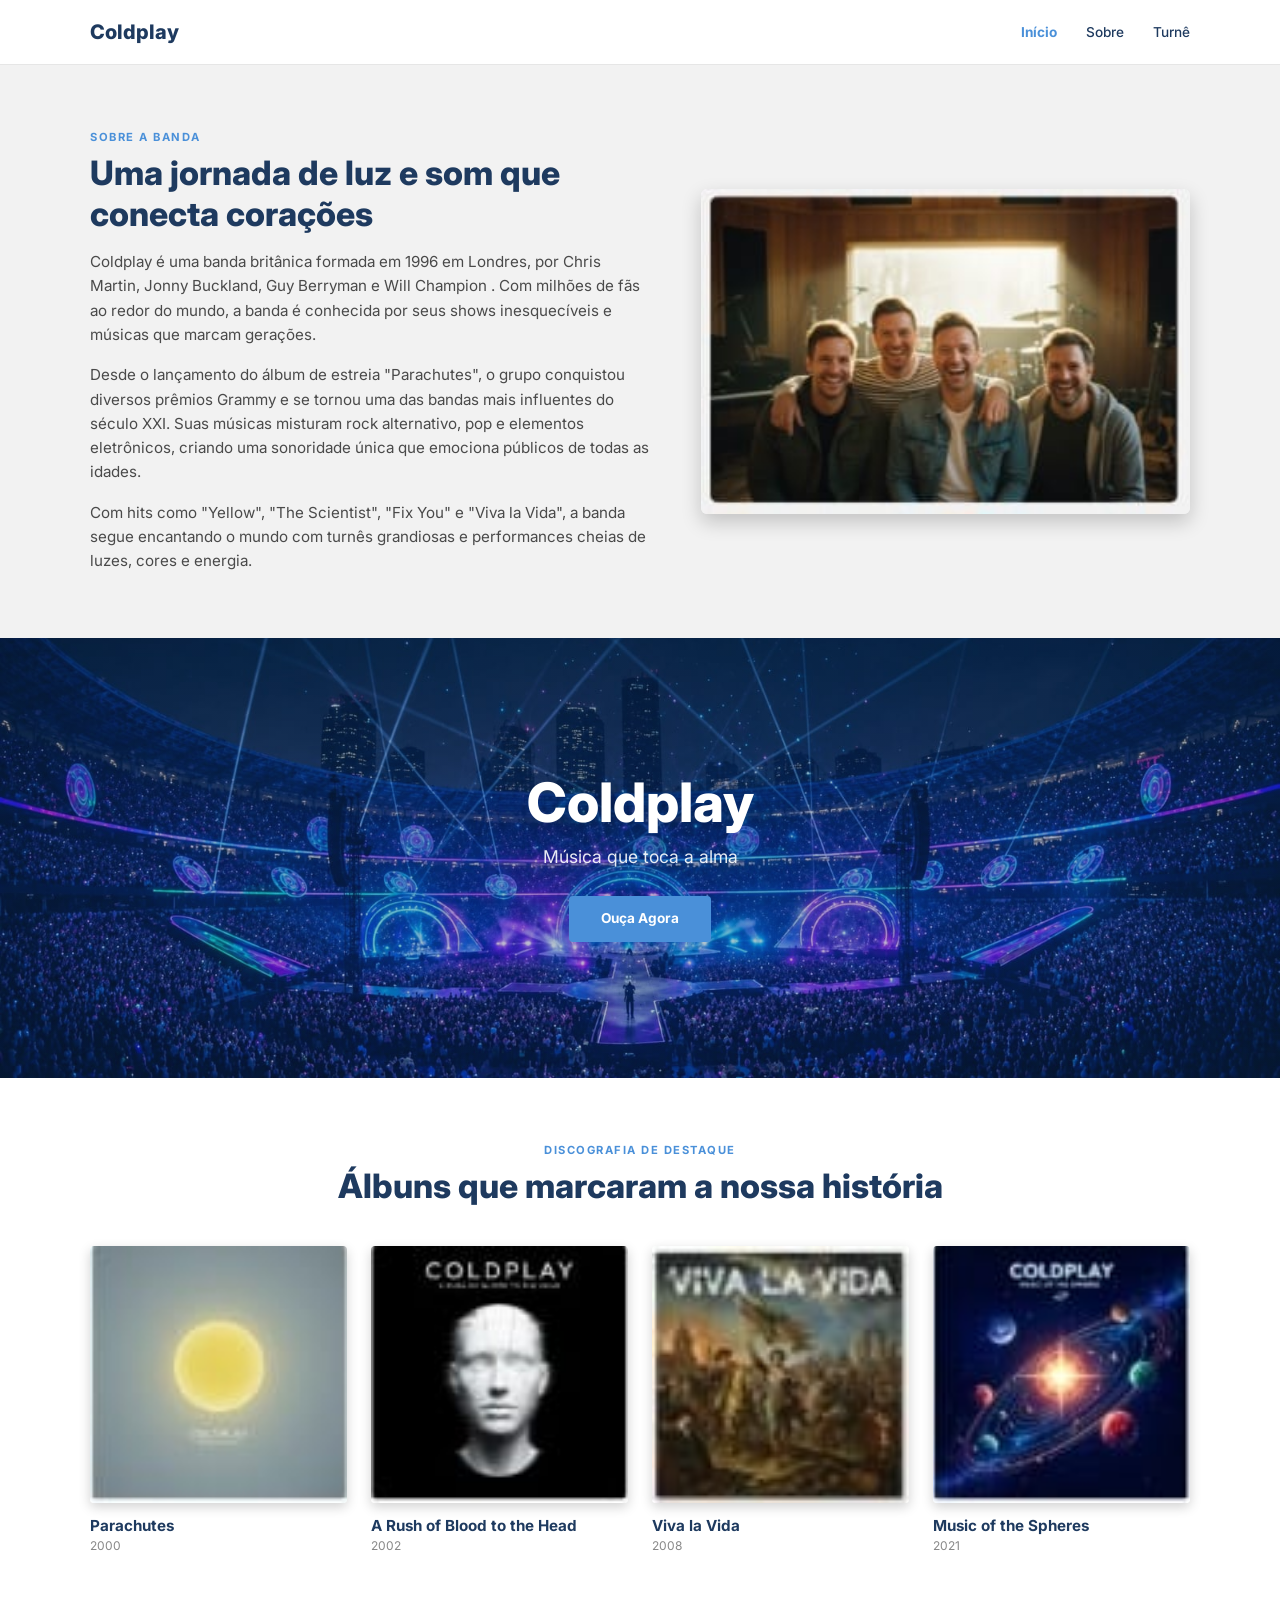
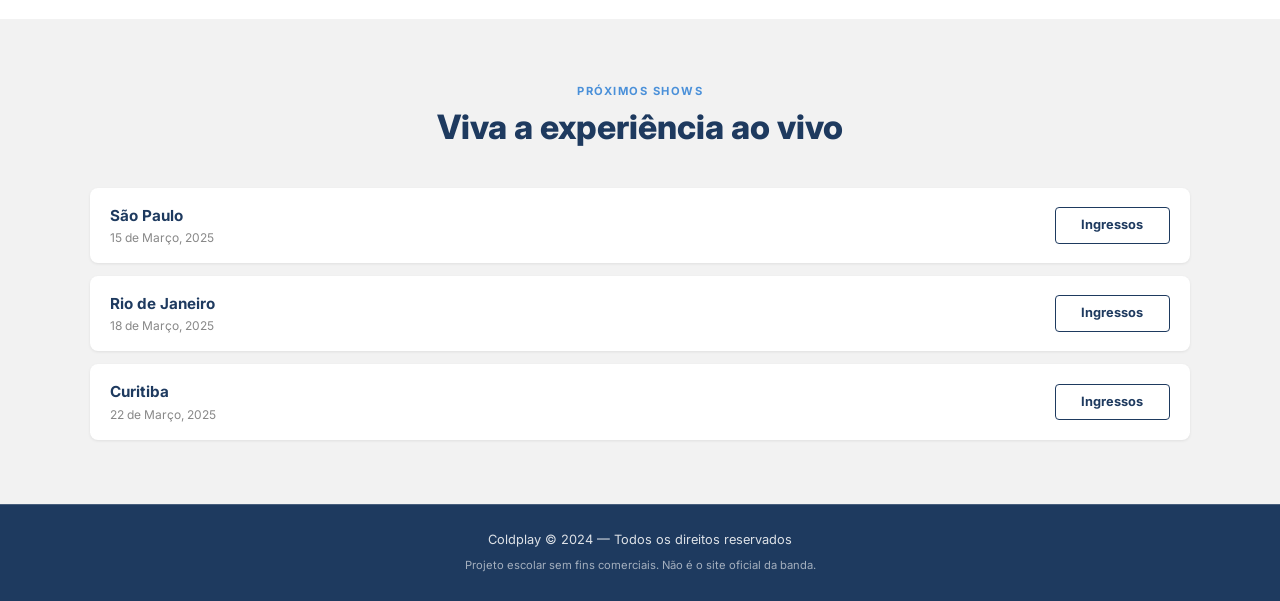
<file: index.html>
<!DOCTYPE html>
<html lang="pt-BR">
<head>
  <meta charset="UTF-8">
  <meta name="viewport" content="width=device-width, initial-scale=1.0">

  <meta name="description" content="Coldplay: música que toca a alma. Conheça a banda, os álbuns que marcaram a nossa história e os próximos shows.">

  <title>Coldplay | Início</title>

  <link rel="preconnect" href="https://fonts.googleapis.com">
  <link rel="preconnect" href="https://fonts.gstatic.com" crossorigin>

  <link
    href="https://fonts.googleapis.com/css2?family=Inter:wght@400;500;600;700;800&display=swap"
    rel="stylesheet"
  >

  <link rel="stylesheet" href="style.css">
</head>

<body class="pagina-inicial">

  <header class="topo">
    <div class="container topo__conteudo">

      <a class="topo__logo" href="index.html">Coldplay</a>

      <input
        type="checkbox"
        id="menu-toggle"
        class="menu-toggle"
      >

      <label
        for="menu-toggle"
        class="menu-botao"
        aria-label="Abrir ou fechar o menu"
      >
        <span></span>
      </label>

      <nav class="menu" aria-label="Menu principal">
        <ul>
          <li>
            <a href="index.html" class="ativo" aria-current="page">
              Início
            </a>
          </li>

          <li>
            <a href="sobre.html">Sobre</a>
          </li>

          <li>
            <a href="turne.html">Turnê</a>
          </li>
        </ul>
      </nav>

    </div>
  </header>

  <main>

    <!-- Banner principal -->
    <section class="hero">
      <div class="container">

        <h1>Coldplay</h1>

        <p>Música que toca a alma</p>

        <a href="discografia.html" class="botao">
          Ouça Agora
        </a>

      </div>
    </section>

    <!-- Sobre a banda -->
    <section class="secao secao--cinza secao-sobre">
      <div class="container sobre-grid">

        <div class="sobre-grid__texto">

          <span class="eyebrow">Sobre a banda</span>

          <h2 class="titulo">
            Uma jornada de luz e som que conecta corações
          </h2>

          <p>
            Coldplay é uma banda britânica formada em 1996
            <span class="so-desktop">
              em Londres, por Chris Martin, Jonny Buckland,
              Guy Berryman e Will Champion
            </span>.
            Com milhões de fãs ao redor do mundo, a banda é
            conhecida por seus shows inesquecíveis e músicas
            que marcam gerações.
          </p>

          <p class="so-desktop">
            Desde o lançamento do álbum de estreia "Parachutes",
            o grupo conquistou diversos prêmios Grammy e se
            tornou uma das bandas mais influentes do século XXI.
            Suas músicas misturam rock alternativo, pop e
            elementos eletrônicos, criando uma sonoridade única
            que emociona públicos de todas as idades.
          </p>

          <p class="so-desktop">
            Com hits como "Yellow", "The Scientist", "Fix You"
            e "Viva la Vida", a banda segue encantando o mundo
            com turnês grandiosas e performances cheias de
            luzes, cores e energia.
          </p>

        </div>

        <img
          src="imgs/5a8ad348-b46d-4fba-a4f0-15884410c771.jpg"
          alt="Imagem relacionada à banda Coldplay"
        >

      </div>
    </section>

    <!-- Discografia -->
    <section class="secao secao--branca secao-albuns">
      <div class="container">

        <div class="secao__cabecalho">
          <span class="eyebrow">Discografia de destaque</span>

          <h2 class="titulo">
            Álbuns que marcaram a nossa história
          </h2>
        </div>

        <div class="grade-albuns">

          <article class="album">
            <img
              src="imgs/9a1a1feb-145f-4933-95c0-ba99ac436898.jpg"
              alt="Capa do álbum Parachutes"
            >

            <div class="album__texto">
              <h3>Parachutes</h3>
              <p class="album__ano">2000</p>
            </div>
          </article>

          <article class="album">
            <img
              src="imgs/7dfcbf73-8942-46ba-9549-6122610283df.jpg"
              alt="Capa do álbum A Rush of Blood to the Head"
            >

            <div class="album__texto">
              <h3>A Rush of Blood to the Head</h3>
              <p class="album__ano">2002</p>
            </div>
          </article>

          <article class="album">
            <img
              src="imgs/WhatsApp Image 2026-10-18 at 11.33.32.jpeg"
              alt="Capa do álbum Viva la Vida"
            >

            <div class="album__texto">
              <h3>Viva la Vida</h3>
              <p class="album__ano">2008</p>
            </div>
          </article>

          <article class="album">
            <img
              src="imgs/444882d0-f1bd-46ab-bb0e-bdbc10991ab7.jpg"
              alt="Capa do álbum Music of the Spheres"
            >

            <div class="album__texto">
              <h3>Music of the Spheres</h3>
              <p class="album__ano">2021</p>
            </div>
          </article>

        </div>
      </div>
    </section>

    <!-- Próximos shows -->
    <section class="secao secao--cinza secao-shows">
      <div class="container">

        <div class="secao__cabecalho">
          <span class="eyebrow">Próximos shows</span>

          <h2 class="titulo">
            Viva a experiência ao vivo
          </h2>
        </div>

        <div class="lista-shows">

          <article class="show">
            <div>
              <h3>São Paulo</h3>
              <p>
                <time datetime="2025-03-15">
                  15 de Março, 2025
                </time>
              </p>
            </div>

            <a
              class="botao botao--contorno"
              target="_blank"
              rel="noopener"
              aria-label="Ingressos para o show em São Paulo"
            >
              Ingressos
            </a>
          </article>

          <article class="show">
            <div>
              <h3>Rio de Janeiro</h3>
              <p>
                <time datetime="2025-03-18">
                  18 de Março, 2025
                </time>
              </p>
            </div>

            <a
              class="botao botao--contorno"
              target="_blank"
              rel="noopener"
              aria-label="Ingressos para o show no Rio de Janeiro"
            >
              Ingressos
            </a>
          </article>

          <article class="show">
            <div>
              <h3>Curitiba</h3>
              <p>
                <time datetime="2025-03-22">
                  22 de Março, 2025
                </time>
              </p>
            </div>

            <a
              class="botao botao--contorno"
              target="_blank"
              rel="noopener"
              aria-label="Ingressos para o show em Curitiba"
            >
              Ingressos
            </a>
          </article>

        </div>
      </div>
    </section>

  </main>

  <!-- Rodapé -->
  <footer class="rodape">
    <div class="container">

      <p>
        Coldplay &copy; 2024 &mdash; Todos os direitos reservados
      </p>

      <small>
        Projeto escolar sem fins comerciais.
        Não é o site oficial da banda.
      </small>

    </div>
  </footer>

</body>
</html>
</file>
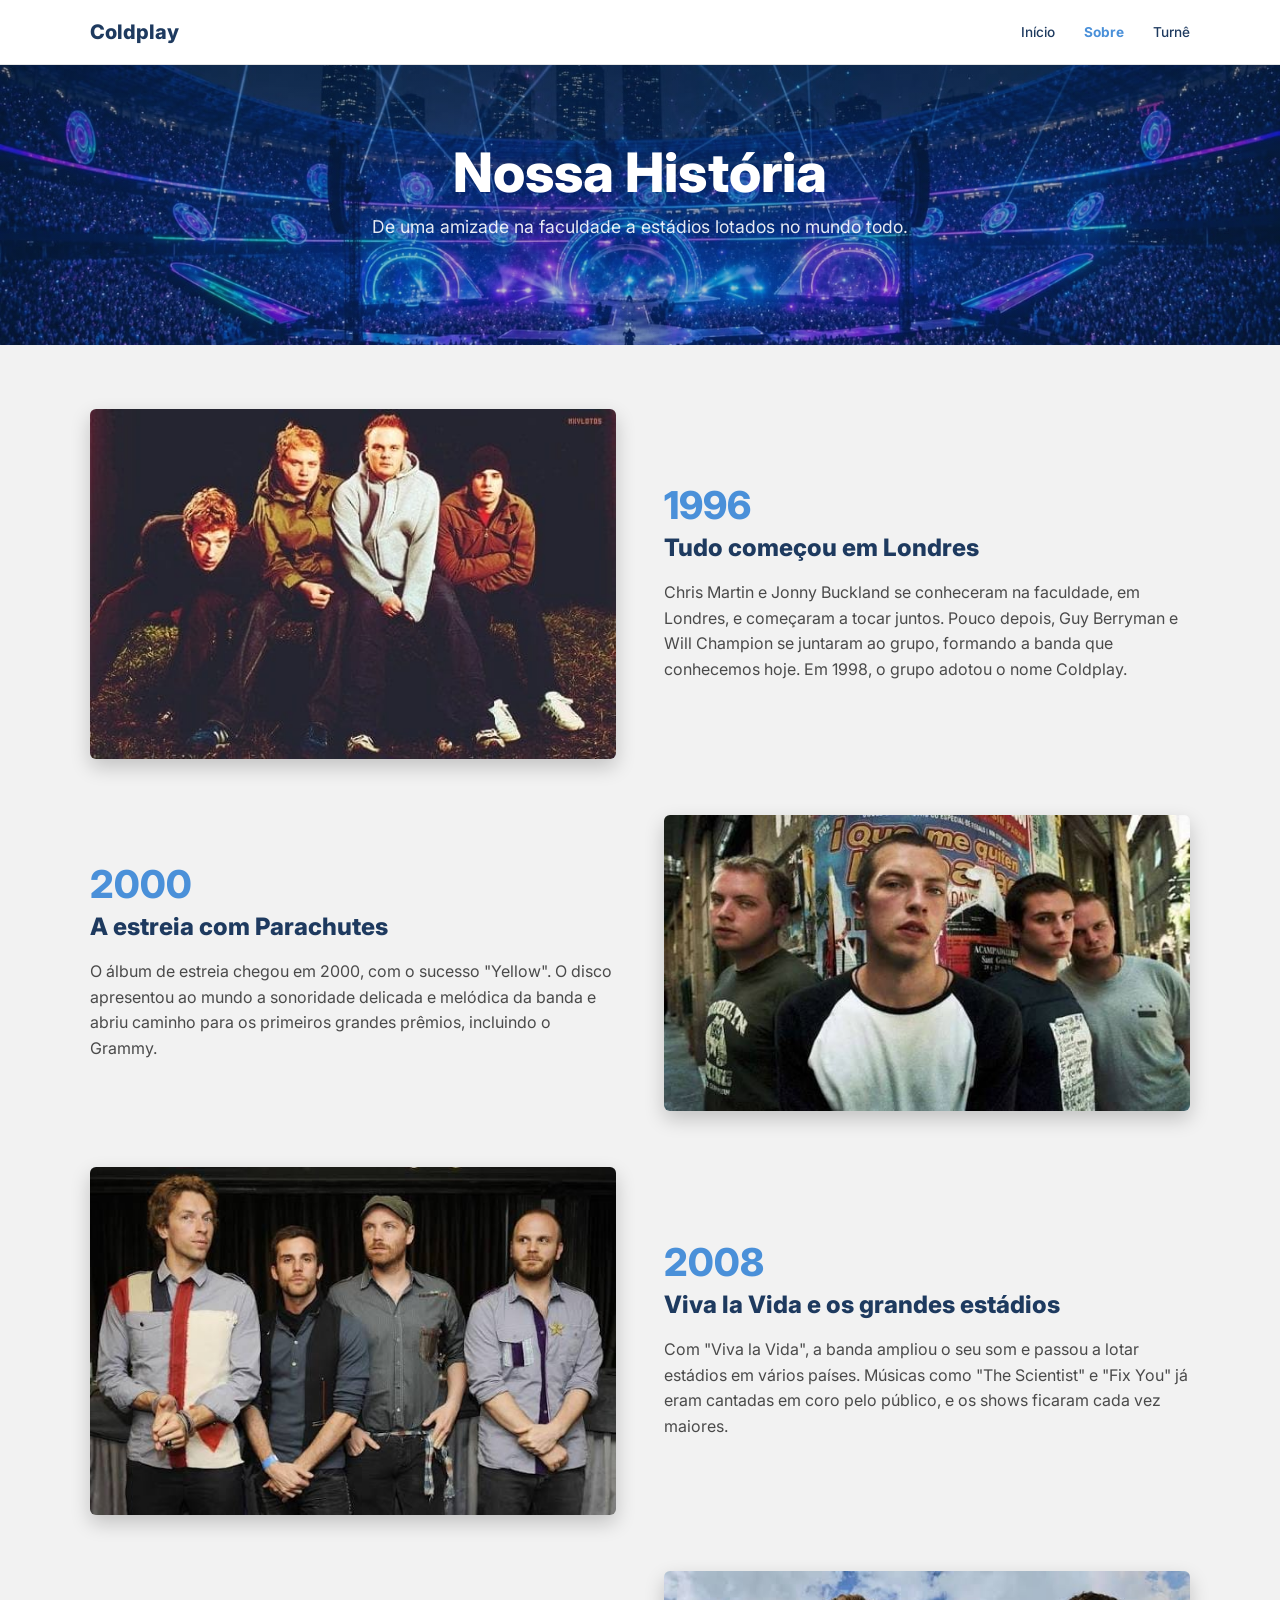
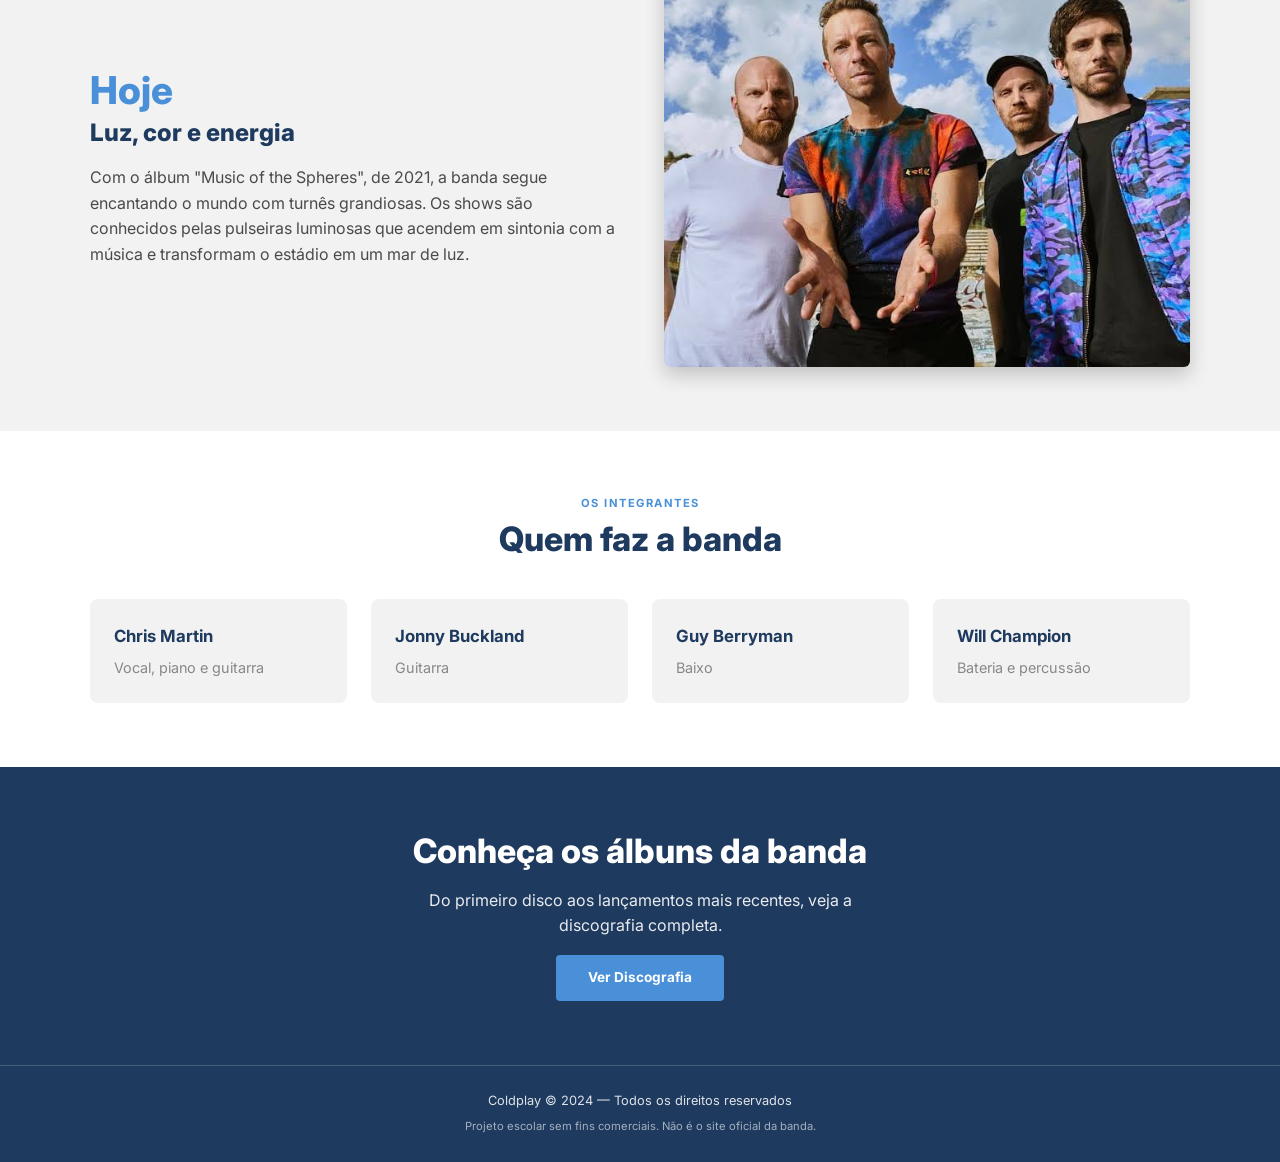
<file: sobre.html>
<!DOCTYPE html>
<html lang="pt-BR">
<head>
  <meta charset="UTF-8">
  <meta name="viewport" content="width=device-width, initial-scale=1.0">
  <meta name="description" content="A história do Coldplay: de uma amizade na faculdade em Londres aos maiores estádios do mundo.">
  <title>Coldplay | Sobre</title>
  <link rel="preconnect" href="https://fonts.googleapis.com">
  <link rel="preconnect" href="https://fonts.gstatic.com" crossorigin>
  <link href="https://fonts.googleapis.com/css2?family=Inter:wght@400;500;600;700;800&display=swap" rel="stylesheet">
  <link rel="stylesheet" href="style.css">
</head>
<body>

  <header class="topo">
    <div class="container topo__conteudo">
      <a class="topo__logo" href="index.html">Coldplay</a>

      <!-- Menu hambúrguer do celular feito só com CSS (checkbox + label), sem JavaScript -->
      <input type="checkbox" id="menu-toggle" class="menu-toggle">
      <label for="menu-toggle" class="menu-botao" aria-label="Abrir ou fechar o menu"><span></span></label>

      <nav class="menu" aria-label="Menu principal">
        <ul>
          <li><a href="index.html">Início</a></li>
          <li><a href="sobre.html" class="ativo" aria-current="page">Sobre</a></li>
          <li><a href="turne.html">Turnê</a></li>
        </ul>
      </nav>
    </div>
  </header>

  <main>

    <section class="hero hero--pagina">
      <div class="container">
        <h1>Nossa História</h1>
        <p>De uma amizade na faculdade a estádios lotados no mundo todo.</p>
      </div>
    </section>

    <section class="secao secao--cinza">
      <div class="container">

        <article class="historia-bloco">
          <img src="imgs/coldplay-1996.jpeg"  width="900" height="700">
          <div>
            <span class="historia-bloco__ano">1996</span>
            <h2>Tudo começou em Londres</h2>
            <p>Chris Martin e Jonny Buckland se conheceram na faculdade, em Londres, e começaram a tocar juntos. Pouco depois, Guy Berryman e Will Champion se juntaram ao grupo, formando a banda que conhecemos hoje. Em 1998, o grupo adotou o nome Coldplay.</p>
          </div>
        </article>

        <article class="historia-bloco historia-bloco--invertido">
          <img src="imgs/coldplay-2000.jpeg" width="900" height="700">
          <div>
            <span class="historia-bloco__ano">2000</span>
            <h2>A estreia com Parachutes</h2>
            <p>O álbum de estreia chegou em 2000, com o sucesso "Yellow". O disco apresentou ao mundo a sonoridade delicada e melódica da banda e abriu caminho para os primeiros grandes prêmios, incluindo o Grammy.</p>
          </div>
        </article>

        <article class="historia-bloco">
          <img src="imgs/coldplay-2008.jpeg"width="900" height="700">
          <div>
            <span class="historia-bloco__ano">2008</span>
            <h2>Viva la Vida e os grandes estádios</h2>
            <p>Com "Viva la Vida", a banda ampliou o seu som e passou a lotar estádios em vários países. Músicas como "The Scientist" e "Fix You" já eram cantadas em coro pelo público, e os shows ficaram cada vez maiores.</p>
          </div>
        </article>

        <article class="historia-bloco historia-bloco--invertido">
          <img src="imgs/hj em dia.jpeg" width="900" height="700">
          <div>
            <span class="historia-bloco__ano">Hoje</span>
            <h2>Luz, cor e energia</h2>
            <p>Com o álbum "Music of the Spheres", de 2021, a banda segue encantando o mundo com turnês grandiosas. Os shows são conhecidos pelas pulseiras luminosas que acendem em sintonia com a música e transformam o estádio em um mar de luz.</p>
          </div>
        </article>

      </div>
    </section>

    <section class="secao secao--branca">
      <div class="container">
        <div class="secao__cabecalho">
          <span class="eyebrow">Os integrantes</span>
          <h2 class="titulo">Quem faz a banda</h2>
        </div>

        <div class="grade-cartoes">
          <article class="cartao">
            <h3>Chris Martin</h3>
            <p class="cartao__funcao">Vocal, piano e guitarra</p>
          </article>

          <article class="cartao">
            <h3>Jonny Buckland</h3>
            <p class="cartao__funcao">Guitarra</p>
          </article>

          <article class="cartao">
            <h3>Guy Berryman</h3>
            <p class="cartao__funcao">Baixo</p>
          </article>

          <article class="cartao">
            <h3>Will Champion</h3>
            <p class="cartao__funcao">Bateria e percussão</p>
          </article>
        </div>
      </div>
    </section>

    <section class="secao secao--azul">
      <div class="container chamada">
        <h2 class="titulo">Conheça os álbuns da banda</h2>
        <p>Do primeiro disco aos lançamentos mais recentes, veja a discografia completa.</p>
        <a href="discografia.html" class="botao">Ver Discografia</a>
      </div>
    </section>

  </main>

  <footer class="rodape">
    <div class="container">
      <p>Coldplay &copy; 2024 &mdash; Todos os direitos reservados</p>
      <small>Projeto escolar sem fins comerciais. Não é o site oficial da banda.</small>
    </div>
  </footer>

</body>
</html>
</file>
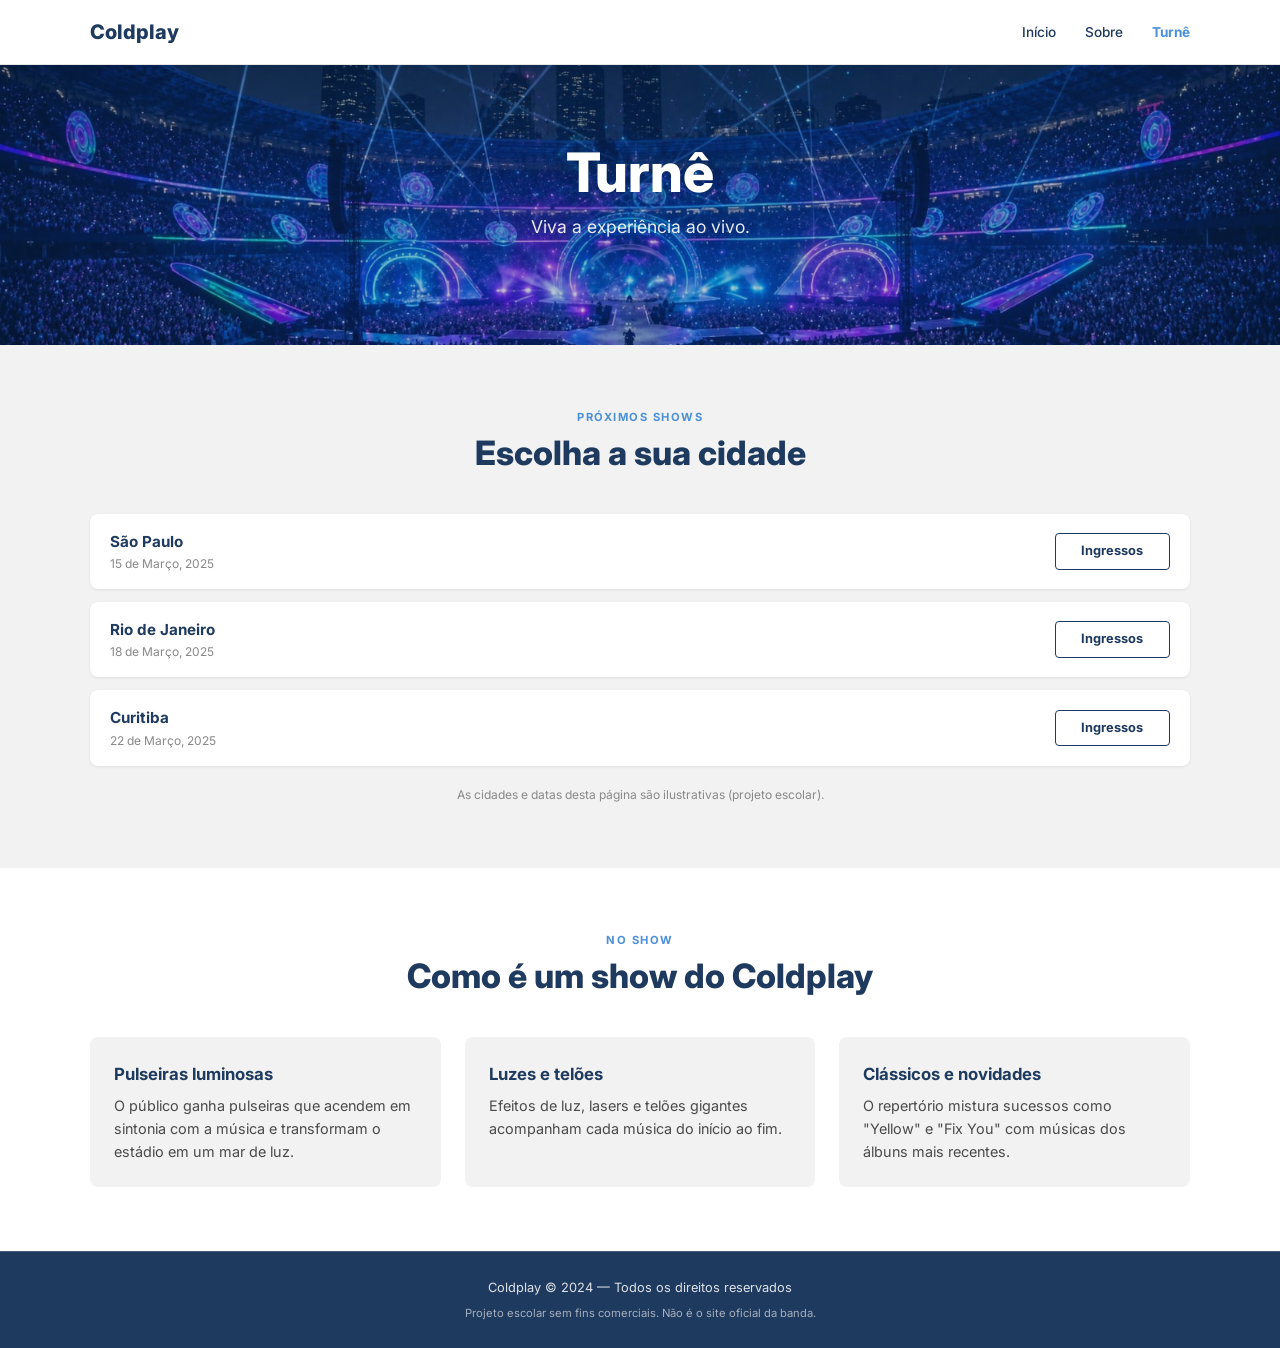
<file: turne.html>
<!DOCTYPE html>
<html lang="pt-BR">
<head>
  <meta charset="UTF-8">
  <meta name="viewport" content="width=device-width, initial-scale=1.0">
  <meta name="description" content="Próximos shows do Coldplay: São Paulo, Rio de Janeiro e Curitiba.">
  <title>Coldplay | Turnê</title>
  <link rel="preconnect" href="https://fonts.googleapis.com">
  <link rel="preconnect" href="https://fonts.gstatic.com" crossorigin>
  <link href="https://fonts.googleapis.com/css2?family=Inter:wght@400;500;600;700;800&display=swap" rel="stylesheet">
  <link rel="stylesheet" href="style.css">
</head>
<body>

  <header class="topo">
    <div class="container topo__conteudo">
      <a class="topo__logo" href="index.html">Coldplay</a>

      <!-- Menu hambúrguer do celular feito só com CSS (checkbox + label), sem JavaScript -->
      <input type="checkbox" id="menu-toggle" class="menu-toggle">
      <label for="menu-toggle" class="menu-botao" aria-label="Abrir ou fechar o menu"><span></span></label>

      <nav class="menu" aria-label="Menu principal">
        <ul>
          <li><a href="index.html">Início</a></li>
          <li><a href="sobre.html">Sobre</a></li>
          <li><a href="turne.html" class="ativo" aria-current="page">Turnê</a></li>
        </ul>
      </nav>
    </div>
  </header>

  <main>

    <section class="hero hero--pagina">
      <div class="container">
        <h1>Turnê</h1>
        <p>Viva a experiência ao vivo.</p>
      </div>
    </section>

    <section class="secao secao--cinza">
      <div class="container">
        <div class="secao__cabecalho">
          <span class="eyebrow">Próximos shows</span>
          <h2 class="titulo">Escolha a sua cidade</h2>
        </div>

        <div class="lista-shows">
          <article class="show">
            <div>
              <h3>São Paulo</h3>
              <p><time datetime="2025-03-15">15 de Março, 2025</time></p>
            </div>
            <a href="https://www.coldplay.com/" class="botao botao--contorno" target="_blank" rel="noopener" aria-label="Ingressos para o show em São Paulo">Ingressos</a>
          </article>

          <article class="show">
            <div>
              <h3>Rio de Janeiro</h3>
              <p><time datetime="2025-03-18">18 de Março, 2025</time></p>
            </div>
            <a href="https://www.coldplay.com/" class="botao botao--contorno" target="_blank" rel="noopener" aria-label="Ingressos para o show no Rio de Janeiro">Ingressos</a>
          </article>

          <article class="show">
            <div>
              <h3>Curitiba</h3>
              <p><time datetime="2025-03-22">22 de Março, 2025</time></p>
            </div>
            <a href="https://www.coldplay.com/" class="botao botao--contorno" target="_blank" rel="noopener" aria-label="Ingressos para o show em Curitiba">Ingressos</a>
          </article>
        </div>

        <p class="aviso">As cidades e datas desta página são ilustrativas (projeto escolar).</p>
      </div>
    </section>

    <section class="secao secao--branca">
      <div class="container">
        <div class="secao__cabecalho">
          <span class="eyebrow">No show</span>
          <h2 class="titulo">Como é um show do Coldplay</h2>
        </div>

        <div class="grade-cartoes">
          <article class="cartao">
            <h3>Pulseiras luminosas</h3>
            <p>O público ganha pulseiras que acendem em sintonia com a música e transformam o estádio em um mar de luz.</p>
          </article>

          <article class="cartao">
            <h3>Luzes e telões</h3>
            <p>Efeitos de luz, lasers e telões gigantes acompanham cada música do início ao fim.</p>
          </article>

          <article class="cartao">
            <h3>Clássicos e novidades</h3>
            <p>O repertório mistura sucessos como "Yellow" e "Fix You" com músicas dos álbuns mais recentes.</p>
          </article>
        </div>
      </div>
    </section>

  </main>

  <footer class="rodape">
    <div class="container">
      <p>Coldplay &copy; 2024 &mdash; Todos os direitos reservados</p>
      <small>Projeto escolar sem fins comerciais. Não é o site oficial da banda.</small>
    </div>
  </footer>

</body>
</html>
</file>
<file: style.css>
:root {
  --branco: #ffffff;
  --azul-claro: #4a90d9;
  --azul-escuro: #1e3a5f;
  --cinza: #888888;
  --preto: #000000;
  --branco-2: #f2f2f2;

  --texto: #4a4a4a;

  --fonte: "Inter", Arial, Helvetica, sans-serif;
}

* {
  box-sizing: border-box;
  margin: 0;
  padding: 0;
}

html {
  scroll-behavior: smooth;
}

body {
  font-family: var(--fonte);
  line-height: 1.6;
  color: var(--texto);
  background-color: var(--branco);
}

img {
  display: block;
  max-width: 100%;
  height: auto;
}

ul {
  list-style: none;
}

a:focus-visible,
input:focus-visible,
select:focus-visible,
textarea:focus-visible,
.menu-toggle:focus-visible + .menu-botao {
  outline: 3px solid var(--azul-claro);
  outline-offset: 2px;
}

.container {
  width: min(1100px, 92%);
  margin-inline: auto;
}

.secao {
  padding: 4rem 0;
}

.secao--cinza {
  background-color: var(--branco-2);
}

.secao--branca {
  background-color: var(--branco);
}

.secao--azul {
  background-color: var(--azul-escuro);
  color: var(--branco);
}

.eyebrow {
  display: block;
  margin-bottom: 0.4rem;
  font-size: 0.7rem;
  font-weight: 700;
  letter-spacing: 1.5px;
  text-transform: uppercase;
  color: var(--azul-claro);
}

.titulo {
  font-size: clamp(1.6rem, 3.2vw, 2.1rem);
  font-weight: 800;
  line-height: 1.2;
  color: var(--azul-escuro);
}

.secao--azul .titulo {
  color: var(--branco);
}

.secao__cabecalho {
  margin-bottom: 2.5rem;
  text-align: center;
}

.botao {
  display: inline-block;
  padding: 0.75rem 2rem;
  border: none;
  border-radius: 4px;
  font-family: inherit;
  font-size: 0.85rem;
  font-weight: 700;
  text-decoration: none;
  color: var(--branco);
  background-color: var(--azul-claro);
  cursor: pointer;
  transition: filter 0.2s ease, transform 0.2s ease;
}

.botao:hover {
  filter: brightness(0.92);
  transform: translateY(-2px);
}

.botao--contorno {
  padding: 0.45rem 1.6rem;
  border: 1px solid var(--azul-escuro);
  font-size: 0.8rem;
  color: var(--azul-escuro);
  background-color: transparent;
}

.botao--contorno:hover {
  color: var(--branco);
  background-color: var(--azul-escuro);
  filter: none;
}

.centralizado {
  display: flex;
  justify-content: center;
  margin-top: 2.5rem;
}


.topo {
  background-color: var(--branco);
  border-bottom: 1px solid #e6e6e6;
}

.topo__conteudo {
  display: flex;
  justify-content: space-between;
  align-items: center;
  flex-wrap: wrap;
  padding: 1rem 0;
}

.topo__logo {
  font-size: 1.25rem;
  font-weight: 800;
  text-decoration: none;
  color: var(--azul-escuro);
}

.menu ul {
  display: flex;
  gap: 1.8rem;
}

.menu a {
  font-size: 0.85rem;
  font-weight: 500;
  text-decoration: none;
  color: var(--azul-escuro);
  transition: color 0.2s ease;
}

.menu a:hover,
.menu a.ativo {
  color: var(--azul-claro);
}

.menu a.ativo {
  font-weight: 700;
}

.menu-toggle {
  position: absolute;
  opacity: 0;
  pointer-events: none;
}

.menu-botao {
  display: none;
}

.hero {
  display: flex;
  align-items: center;
  justify-content: center;
  min-height: 440px;
  text-align: center;
  color: var(--branco);

  background-image:
    linear-gradient(
      rgba(13, 38, 71, 0.356),
      rgba(17, 52, 99, 0.267)
    ),
    url("../imgs/ec681d44-06ae-4f73-afcd-4f11bf9cd351.jpg");

  background-size: cover;
  background-position: center;
  background-repeat: no-repeat;
}

.hero h1 {
  margin-bottom: 0.6rem;
  font-size: clamp(2.4rem, 6vw, 3.4rem);
  font-weight: 800;
  line-height: 1.1;
}

.hero p {
  margin-bottom: 1.6rem;
  font-size: 1.1rem;
  opacity: 0.9;
}

.hero--pagina {
  min-height: 280px;
}


.pagina-inicial main {
  display: flex;
  flex-direction: column;
}

.pagina-inicial .secao-sobre {
  order: 1;
}

.pagina-inicial .hero {
  order: 2;
}

.pagina-inicial .secao-albuns {
  order: 3;
}

.pagina-inicial .secao-shows {
  order: 4;
}


/* ---------- 5. Seção Sobre (Grid) ---------- */

/* Grid de 2 colunas: texto de um lado e imagem do outro */
.sobre-grid {
  display: grid;
  grid-template-columns: 1.15fr 1fr;
  align-items: center;
  gap: 3rem;
}

.sobre-grid__texto p {
  margin-top: 1rem;
  font-size: 0.95rem;
}

.sobre-grid img,
.historia-bloco img {
  width: 100%;
  border-radius: 6px;
  box-shadow: 0 8px 20px rgba(0, 0, 0, 0.2);
}

.grade-albuns {
  display: grid;
  grid-template-columns: repeat(auto-fit, minmax(220px, 1fr));
  gap: 1.5rem;
}

.album {
  display: flex;
  flex-direction: column;
  gap: 0.8rem;
}

.album img {
  width: 100%;
  aspect-ratio: 1 / 1;
  object-fit: cover;
  border-radius: 4px;
  box-shadow: 0 4px 12px rgba(0, 0, 0, 0.18);
  transition: transform 0.2s ease;
}

.album:hover img {
  transform: translateY(-4px);
}

.album__texto h3 {
  font-size: 0.95rem;
  font-weight: 700;
  line-height: 1.3;
  color: var(--azul-escuro);
}

.album__ano {
  font-size: 0.75rem;
  color: var(--cinza);
}

.album__desc {
  margin-top: 0.4rem;
  font-size: 0.85rem;
}


.lista-shows {
  display: flex;
  flex-direction: column;
  gap: 0.8rem;
}

.show {
  display: flex;
  justify-content: space-between;
  align-items: center;
  gap: 1rem;
  padding: 1rem 1.25rem;
  border-radius: 8px;
  background-color: var(--branco);
  box-shadow: 0 1px 3px rgba(0, 0, 0, 0.08);
}

.show h3 {
  font-size: 0.95rem;
  font-weight: 700;
  color: var(--azul-escuro);
}

.show p {
  font-size: 0.75rem;
  color: var(--cinza);
}

.aviso {
  margin-top: 1.2rem;
  font-size: 0.75rem;
  text-align: center;
  color: var(--cinza);
}

.historia-bloco {
  display: grid;
  grid-template-columns: 1fr 1fr;
  align-items: center;
  gap: 3rem;
  margin-bottom: 3.5rem;
}

.historia-bloco:last-child {
  margin-bottom: 0;
}

.historia-bloco--invertido img {
  order: 2;
}

.historia-bloco__ano {
  display: block;
  margin-bottom: 0.3rem;
  font-size: 2.4rem;
  font-weight: 800;
  line-height: 1;
  color: var(--azul-claro);
}

.historia-bloco h2 {
  margin-bottom: 0.8rem;
  font-size: 1.5rem;
  font-weight: 800;
  color: var(--azul-escuro);
}

.grade-cartoes {
  display: grid;
  grid-template-columns: repeat(auto-fit, minmax(220px, 1fr));
  gap: 1.5rem;
}

.cartao {
  padding: 1.5rem;
  border-radius: 8px;
  background-color: var(--branco);
  box-shadow: 0 1px 3px rgba(0, 0, 0, 0.08);
}

.secao--branca .cartao {
  background-color: var(--branco-2);
  box-shadow: none;
}

.cartao h3 {
  margin-bottom: 0.4rem;
  font-size: 1.05rem;
  font-weight: 700;
  color: var(--azul-escuro);
}

.cartao__funcao {
  font-size: 0.85rem;
  color: var(--cinza);
}

.cartao p {
  font-size: 0.9rem;
}

.chamada {
  display: flex;
  flex-direction: column;
  align-items: center;
  gap: 1rem;
  text-align: center;
}

.chamada p {
  max-width: 50ch;
  opacity: 0.9;
}

.contato-grid {
  display: grid;
  grid-template-columns: 1fr 1.4fr;
  align-items: start;
  gap: 3rem;
}

.contato-info p {
  margin-top: 1rem;
  font-size: 0.95rem;
}

.contato-info a {
  font-weight: 600;
  color: var(--azul-escuro);
}

.formulario {
  padding: 2rem;
  border-radius: 8px;
  background-color: var(--branco);
  box-shadow: 0 4px 14px rgba(0, 0, 0, 0.1);
}

.formulario__campos {
  display: grid;
  grid-template-columns: 1fr 1fr;
  gap: 1rem;
  margin-bottom: 1.5rem;
}

.campo {
  display: flex;
  flex-direction: column;
  gap: 0.3rem;
}

.campo--larga {
  grid-column: 1 / -1;
}

.campo label {
  font-size: 0.8rem;
  font-weight: 600;
  color: var(--azul-escuro);
}

.campo input,
.campo select,
.campo textarea {
  padding: 0.7rem;
  border: 1px solid #cfcfcf;
  border-radius: 4px;
  font-family: inherit;
  font-size: 0.95rem;
  background-color: var(--branco);
}


/* ---------- 9. Rodapé ---------- */
.rodape {
  padding: 1.6rem 0;
  border-top: 1px solid rgba(255, 255, 255, 0.18);
  font-size: 0.8rem;
  text-align: center;
  color: rgba(255, 255, 255, 0.85);
  background-color: var(--azul-escuro);
}

.rodape small {
  display: block;
  margin-top: 0.4rem;
  font-size: 0.7rem;
  opacity: 0.7;
}
</file>
